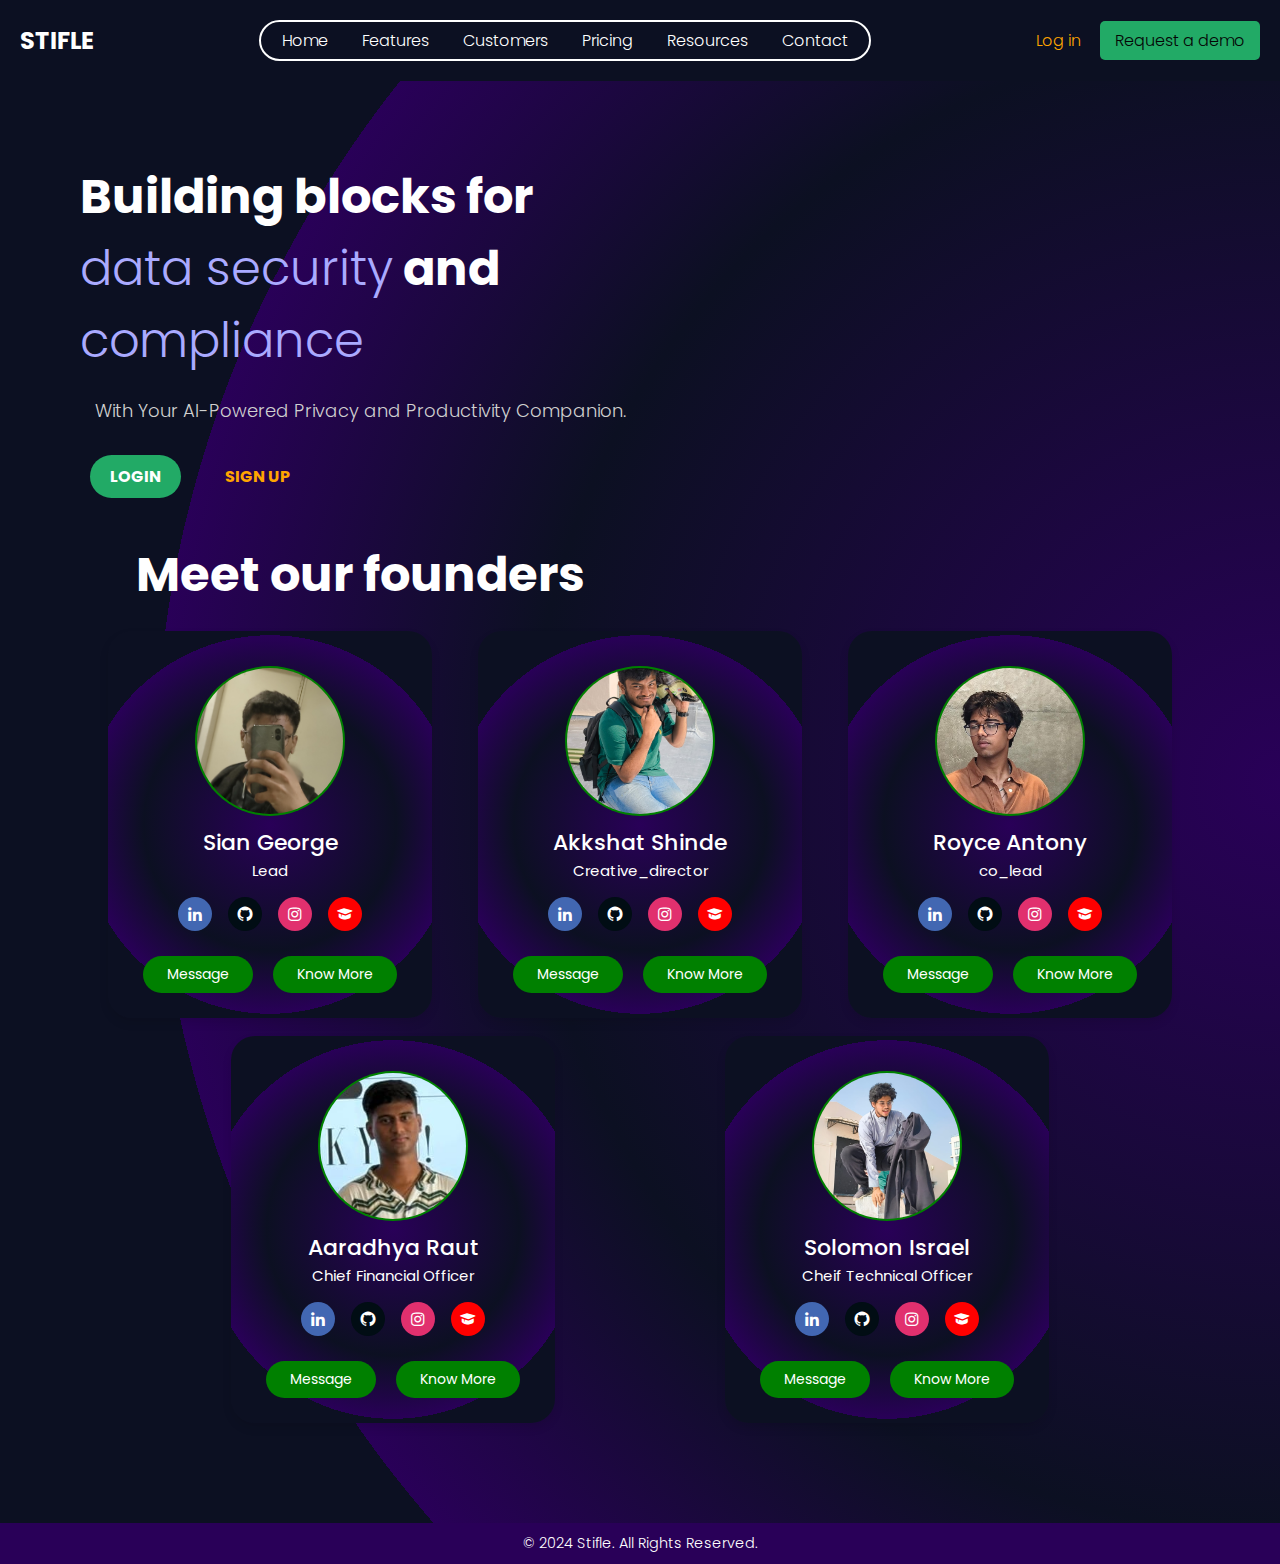
<file: index.html>
<!DOCTYPE html>
<html lang="en">

<head>
  <meta charset="UTF-8">
  <meta name="viewport" content="width=device-width, initial-scale=1.0">
  <title>Stifle</title>
  <link rel="stylesheet" href="styles.css">
  <link rel="stylesheet" href="founder_style.css">
  <link href='https://unpkg.com/boxicons@2.1.4/css/boxicons.min.css' rel='stylesheet'>
</head>

<body>
  <header class="navbar">
    <div class="logo">STIFLE</div>
    <nav class="nav-links">
      <a href="#hero-section">Home</a>
      <a href="Features.html">Features</a>
      <a href="#">Customers</a>
      <a href="premium.html">Pricing</a>
      <a href="https://www.canva.com/design/DAGYiJgJSak/OcjbXjhH6xakSpiyBLvlCQ/edit?utm_content=DAGYiJgJSak&utm_campaign=designshare&utm_medium=link2&utm_source=sharebutton" target="_main">Resources</a>
      <a href="#founder_box">Contact</a>
    </nav>
    <div class="auth-buttons">
      <a href="Login page.html" class="login">Log in</a>
      <a href="#" class="demo-button">Request a demo</a>
    </div>
  </header>
  <main class="hero-section">
    <h1>Building blocks for <span>data security</span> and <span>compliance</span></h1>
    <p>With Your AI-Powered Privacy and Productivity Companion.</p>
    <div class="cta-buttons">
      <a href="Login page.html" class="login-button">LOGIN</a>
      <a href="Login page.html" class="signup-button">SIGN UP</a>
    </div>
    <br>
    <br>
    <section id="founder_box">
      <h1 id="Meet">Meet  our founders</h1>
      <div class="founders">
          <div class="founder_box1" id="leader">
              <div class="profile_card">
                  <div class="image">
                      <img src="images/profile_img_sian.jpeg" class="profile-img"> 
                  </div>
                  <div class="text-data">
                      <span class="name">Sian George</span>
                      <span class="job">Lead</span>
                  </div>
                  <div class="media-buttons">
                      <a href="https://www.linkedin.com/in/sian-george-864a69352/" target=_main style="background: #4267b2;" class="link">
                          <i class='bx bxl-linkedin'></i>
                      </a>
                      <a href="https://github.com/SGcpu" target=_main style="background: #010d14;" class="link">
                          <i class='bx bxl-github'></i>
                      </a>
                      <a href="#" target=_main style="background: #e1306e;" class="link">
                          <i class='bx bxl-instagram'></i>
                      </a>
                      <a href="https://frcrce.ac.in/" target=_main style="background: #ff0000;" class="link">
                          <i class='bx bxs-graduation'></i>
                      </a>
                      
                  </div>
                  <div class="buttons">
                      <buttons class="button">Message</buttons>
                      <button class="button" onclick="window.location.href='know_more.html?founder=founder1'">Know More</button>
                  </div>
              </div>
          </div>
          <div class="founder_box1" id="creative_director">
              <div class="profile_card">
                  <div class="image">
                      <img src="images/profile_img_shinde.jpeg" class="profile-img"> 
                  </div>
                  <div class="text-data">
                      <span class="name">Akkshat Shinde</span>
                      <span class="job">Creative_director</span>
                  </div>
                  <div class="media-buttons">
                      <a href="https://www.linkedin.com/in/akkshat-shinde-825490246/" target=_main style="background: #4267b2;" class="link">
                          <i class='bx bxl-linkedin'></i>
                      </a>
                      <a href="https://github.com/Akkshat2oo6" target=_main style="background: #010d14;" class="link">
                          <i class='bx bxl-github'></i>
                      </a>
                      <a href="https://www.instagram.com/akkshat_2oo6_?igsh=MWxvOGtidDJ5YmxzaQ==" target=_main style="background: #e1306e;" class="link">
                          <i class='bx bxl-instagram'></i>
                      </a>
                      <a href="https://frcrce.ac.in/" target=_main style="background: #ff0000;" class="link">
                          <i class='bx bxs-graduation'></i>
                      </a>
                      
                  </div>
                  <div class="buttons">
                      <buttons class="button">Message</buttons>
                      <button class="button" onclick="window.location.href='know_more.html?founder=founder2'">Know More</button>
                  </div>
              </div>
          </div>
          <div class="founder_box1" id="co_lead">
              <div class="profile_card">
                  <div class="image">
                      <img src="images/profile_img_tony.jpeg" class="profile-img"> 
                  </div>
                  <div class="text-data">
                      <span class="name">Royce Antony</span>
                      <span class="job">co_lead</span>
                  </div>
                  <div class="media-buttons">
                      <a href="https://www.linkedin.com/in/aaradhya-r-77a95b32a/" target=_main style="background: #4267b2;" class="link">
                          <i class='bx bxl-linkedin'></i>
                      </a>
                      <a href="https://github.com/RoyceAntony9" target=_main style="background: #010d14;" class="link">
                          <i class='bx bxl-github'></i>
                      </a>
                      <a href="https://www.instagram.com/antony.royce?igsh=Mm9obHV6eXI3eG1w" target=_main style="background: #e1306e;" class="link">
                          <i class='bx bxl-instagram'></i>
                      </a>
                      <a href="https://frcrce.ac.in/" target=_main style="background: #ff0000;" class="link">
                          <i class='bx bxs-graduation'></i>
                      </a>
                      
                  </div>
                  <div class="buttons">
                      <buttons class="button">Message</buttons>
                      <button class="button" onclick="window.location.href='know_more.html?founder=founder3'">Know More</button>
                  </div>
              </div>
          </div>
          <div class="founder_box1" id="marketing_executive">
              <div class="profile_card">
                  <div class="image">
                      <img src="images/profile_img_raut.jpeg" class="profile-img"> 
                  </div>
                  <div class="text-data">
                      <span class="name">Aaradhya Raut</span>
                      <span class="job">Chief Financial Officer</span>
                  </div>
                  <div class="media-buttons">
                      <a href="#" target=_main style="background: #4267b2;" class="link">
                          <i class='bx bxl-linkedin'></i>
                      </a>
                      <a href="#" target=_main style="background: #010d14;" class="link">
                          <i class='bx bxl-github'></i>
                      </a>
                      <a href="https://www.instagram.com/aara.raut?igsh=MXF0b3doNDhqMG01Mw==" target=_main style="background: #e1306e;" class="link">
                          <i class='bx bxl-instagram'></i>
                      </a>
                      <a href="https://frcrce.ac.in/" target=_main style="background: #ff0000;" class="link">
                          <i class='bx bxs-graduation'></i>
                      </a>
                      
                  </div>
                  <div class="buttons">
                      <buttons class="button">Message</buttons>
                      <button class="button" onclick="window.location.href='know_more.html?founder=founder4'">Know More</button>
                  </div>
              </div>
          </div>
          <div class="founder_box1" id="sleeper">
              <div class="profile_card">
                  <div class="image">
                      <img src="images/profile_img_solo.jpeg" class="profile-img"> 
                  </div>
                  <div class="text-data">
                      <span class="name">Solomon Israel</span>
                      <span class="job">Cheif Technical Officer</span>
                  </div>
                  <div class="media-buttons">
                      <a href="www.linkedin.com/in/solomon-sunkavalli-ba4a36333" target=_main style="background: #4267b2;" class="link">
                          <i class='bx bxl-linkedin'></i>
                      </a>
                      <a href="https://github.com/solomonZero9-dev" target=_main style="background: #010d14;" class="link">
                          <i class='bx bxl-github'></i>
                      </a>
                      <a href="https://www.instagram.com/solo4uall/profilecard/?igsh=MTZhejhsczNzaGZ5MA==" target=_main style="background: #e1306e;" class="link">
                          <i class='bx bxl-instagram'></i>
                      </a>
                      <a href="https://frcrce.ac.in/" target=_main style="background: #ff0000;" class="link">
                          <i class='bx bxs-graduation'></i>
                      </a>
                      
                  </div>
                  <div class="buttons">
                      <buttons class="button">Message</buttons>
                      <button class="button" onclick="window.location.href='know_more.html?founder=founder5'">Know More</button>
                  </div>
              </div>
          </div>
      </div>
  </section>
  </main>
</body>
<footer>
  <p>© 2024 Stifle. All Rights Reserved.</p>
</footer>
<script src="script.js"></script>
</html>
</file>
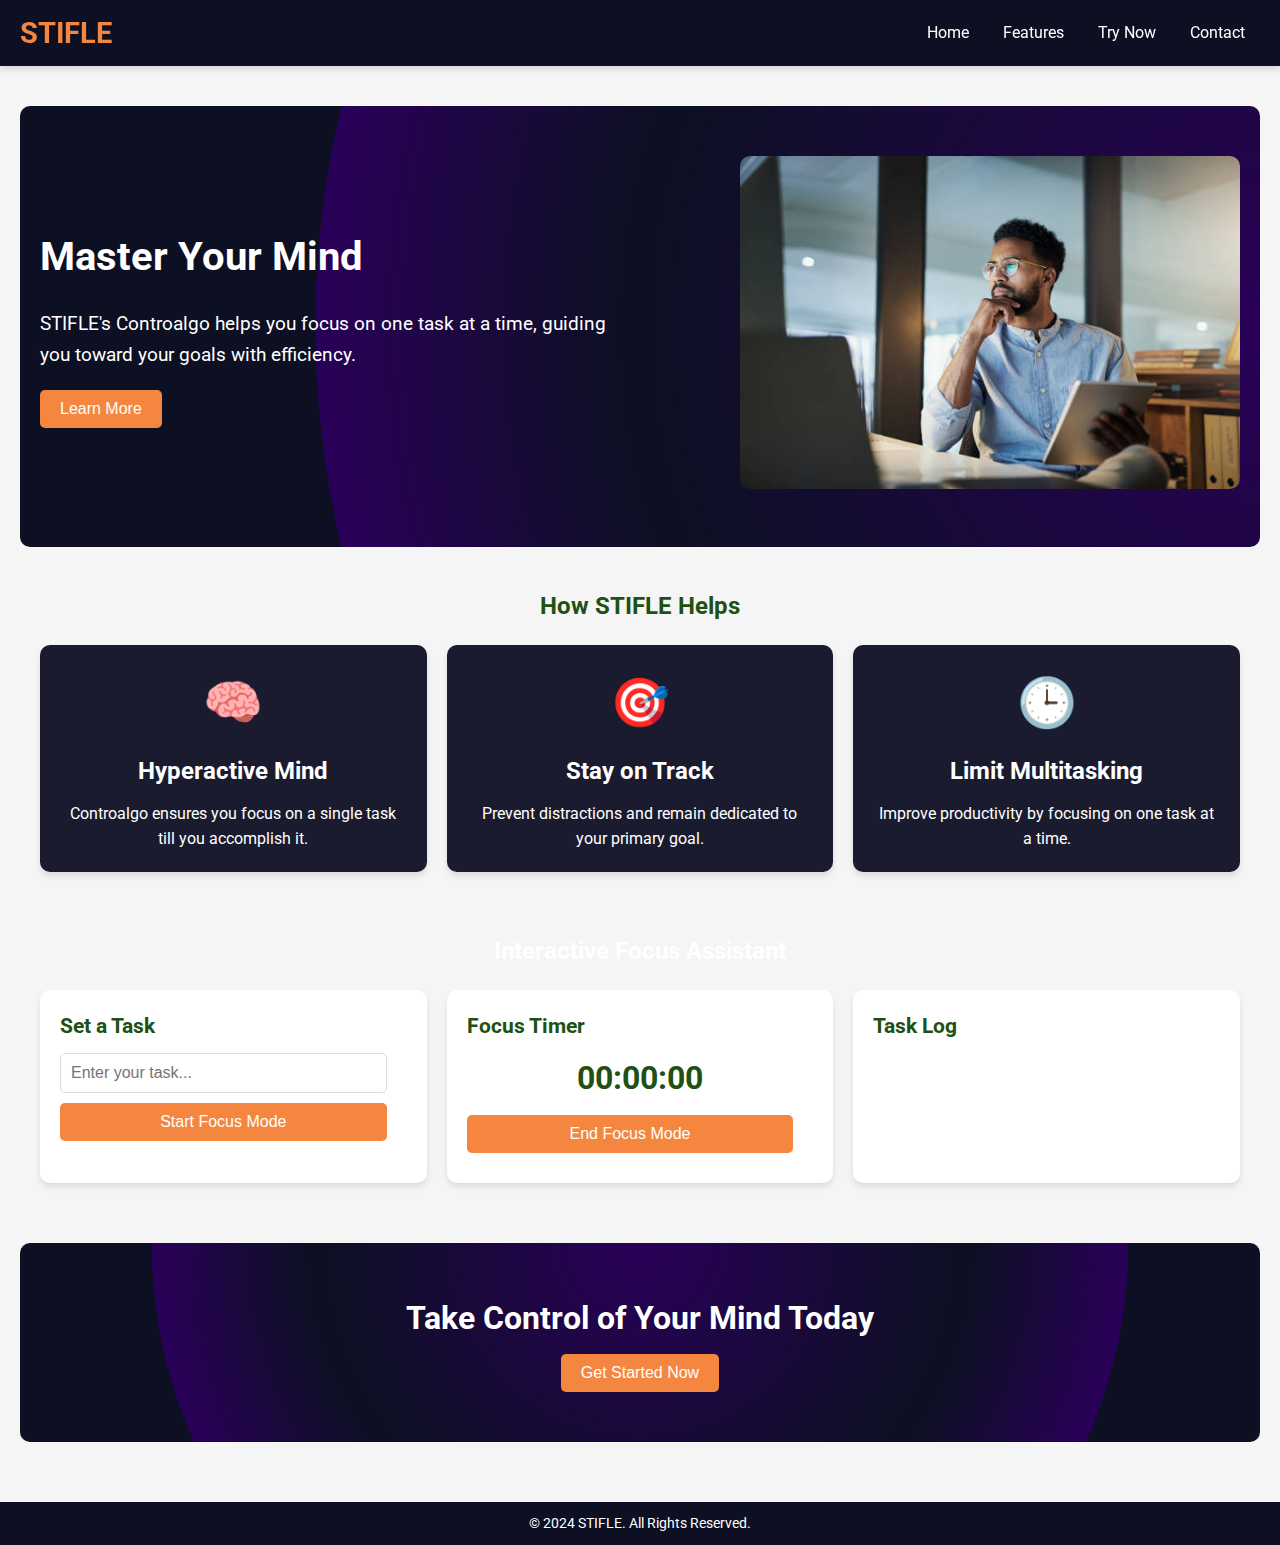
<file: contrAlgo.html>
<!DOCTYPE html>
<html lang="en">
<head>
    <meta charset="UTF-8">
    <meta name="viewport" content="width=device-width, initial-scale=1.0">
    <title>Hyperactive Mind Focus</title>
    <link rel="stylesheet" href="contoAlgo.css">
    <script defer src="controAlgo.js"></script>
</head>
<body>
    <header>
        <div id="logo">
            <h1>STIFLE</h1>
        </div>
        <nav id="nav_elements">
            <a href="index.html">Home</a>
            <a href="Features.html">Features</a>
            <a href="#prototype_section">Try Now</a>
            <a href="#cta_section">Contact</a>
        </nav>
    </header>

    <main>
        <!-- Hero Section -->
        <section id="hero_section">
            <div class="hero_content">
                <h1>Master Your Mind</h1>
                <p>STIFLE's Controalgo helps you focus on one task at a time, guiding you toward your goals with efficiency.</p>
                <button class="cta_button">Learn More</button>
            </div>
            <div class="hero_image">
                <img src="focus.jpg" alt="Focused individual">
            </div>
        </section>

        <!-- Features Section -->
        <section id="features_section">
            <h2>How STIFLE Helps</h2>
            <div class="features_grid">
                <div class="feature_card">
                    <span>🧠</span>
                    <h3>Hyperactive Mind</h3>
                    <p>Controalgo ensures you focus on a single task till you accomplish it.</p>
                </div>
                <div class="feature_card">
                    <span>🎯</span>
                    <h3>Stay on Track</h3>
                    <p>Prevent distractions and remain dedicated to your primary goal.</p>
                </div>
                <div class="feature_card">
                    <span>🕒</span>
                    <h3>Limit Multitasking</h3>
                    <p>Improve productivity by focusing on one task at a time.</p>
                </div>
            </div>
        </section>

        <!-- Prototype Section -->
        <section id="prototype_section">
            <h2>Interactive Focus Assistant</h2>
            <div class="prototype_tools">
                <div class="tool">
                    <h3>Set a Task</h3>
                    <input type="text" id="taskInput" placeholder="Enter your task...">
                    <button id="startTaskButton">Start Focus Mode</button>
                </div>
                <div class="tool">
                    <h3>Focus Timer</h3>
                    <p id="focusTimer">00:00:00</p>
                    <button id="endTaskButton" disabled>End Focus Mode</button>
                </div>
                <div class="tool">
                    <h3>Task Log</h3>
                    <ul id="taskLog"></ul>
                </div>
            </div>
        </section>

        <!-- Call to Action -->
        <section id="cta_section">
            <h2>Take Control of Your Mind Today</h2>
            <button class="cta_button">Get Started Now</button>
        </section>
    </main>

    <footer>
        <p>© 2024 STIFLE. All Rights Reserved.</p>
    </footer>
    <script src="script.js"></script>
</body>
</html>
</file>
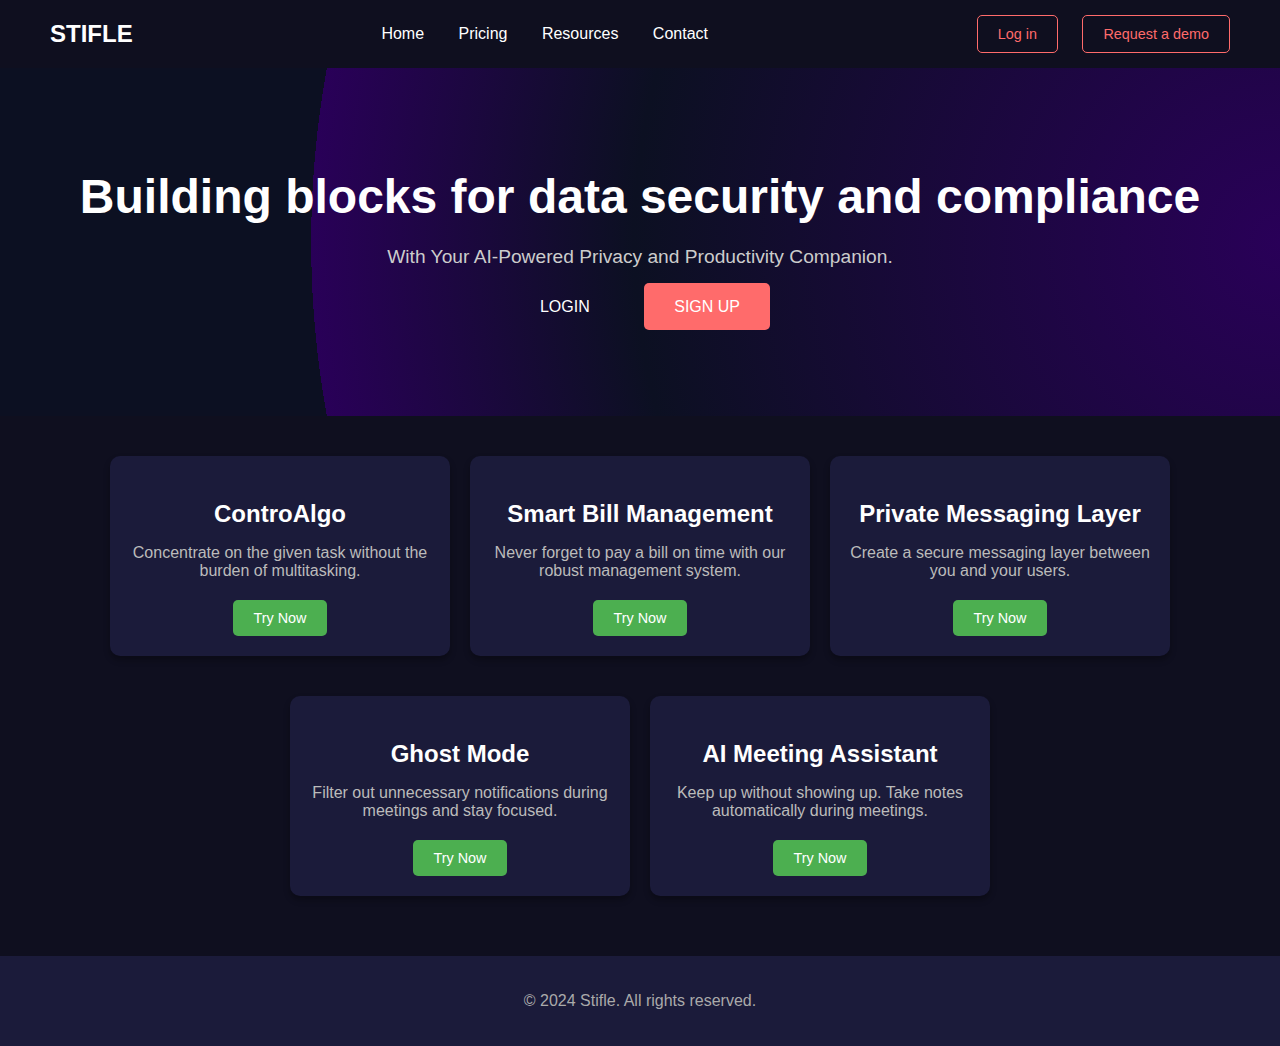
<file: Features.html>
<!DOCTYPE html>
<html lang="en">
<head>
  <meta charset="UTF-8">
  <meta name="viewport" content="width=device-width, initial-scale=1.0">
  <title>Stifle</title>
  <style>
    /* General Styling */
    body {
      font-family: Arial, sans-serif;
      margin: 0;
      padding: 0;
      color: #fff;
      background-color: #0f0f1f;
    }
    a {
      text-decoration: none;
      color: inherit;
    }

    /* Navbar */
    .navbar {
      display: flex;
      justify-content: space-between;
      align-items: center;
      padding: 20px 50px;
      background-color: ;
    }
    .navbar .logo {
      font-size: 1.5rem;
      font-weight: bold;
      color: ;
    }
    .nav-links a {
      margin: 0 15px;
      color: #fff;
      font-size: 1rem;
      
    }
    .nav-links a:hover {
      color: #ff6b6b;
    }
    .auth-buttons a {
      margin-left: 20px;
      padding: 10px 20px;
      font-size: 0.9rem;
      border: 1px solid #ff6b6b;
      border-radius: 5px;
      color: #ff6b6b;
      transition: background 0.3s ease, color 0.3s ease;
    }
    .auth-buttons a:hover {
      background-color: #ff6b6b;
      color: #fff;
    }
    .demo-button {
      background-color: ;
      color: #fff;
      
    }
    .demo-button:hover {
      background-color: #22aa66;
    }

    /* Hero Section */
    .hero-section {
      text-align: center;
      padding: 100px 20px;
      background: radial-gradient(circle at 100%, #290058, #0c1022 50%, #290058 75%, #0c1022 75%);
    }
    .hero-section h1 {
      font-size: 3rem;
      margin: 0;
      line-height: 1.2;
    }
    .hero-section h1 span {
      color: ;
    }
    .hero-section p {
      font-size: 1.2rem;
      color: #ccc;
      margin: 20px 0 30px;
    }
    .cta-buttons a {
      margin: 0 10px;
      padding: 15px 30px;
      font-size: 1rem;
      border-radius: 5px;
      color: #fff;
      text-transform: uppercase;
      transition: background 0.3s ease, color 0.3s ease;
    }
    .login-button {
      background-color: transparent;
      color: #ff6b6b;
    }
    .login-button:hover {
      background-color: #ff6b6b;
      
    }
    .signup-button {
      background-color: #ff6b6b;
      border: radius=50px;
    }
    .signup-button:hover {
      background-color: #e63939;
    }

    /* Features Section */
    .container {
      text-align: center;
      padding: 40px 20px;
    }
    .features {
      display: flex;
      flex-wrap: wrap;
      justify-content: center;
      gap: 20px;
      max-width: 1000px;
      margin: 0 auto;
    }
    .feature {
      background-color: #1b1b3a;
      padding: 20px;
      border-radius: 10px;
      box-shadow: 0 4px 6px rgba(0, 0, 0, 0.3);
      width: 300px;
      text-align: center;
      transition: transform 0.3s ease;
    }
    .feature:hover {
      transform: translateY(-10px);
    }
    .feature h3 {
      font-size: 1.5rem;
      margin-bottom: 10px;
    }
    .feature p {
      color: #bbb;
      margin-bottom: 20px;
    }
    .feature button {
      padding: 10px 20px;
      font-size: 0.9rem;
      background-color: #4caf50;
      color: #fff;
      border: none;
      border-radius: 5px;
      cursor: pointer;
      transition: background 0.3s ease;
    }
    .feature button:hover {
      background-color: #43a047;
    }
    .row {
      display: flex;
      justify-content: center;
      gap: 20px;
      margin-bottom: 20px;
    }

    /* Footer */
    footer {
      text-align: center;
      padding: 20px;
      background-color: #1b1b3a;
      color: #aaa;
    }
  </style>
</head>

<body>
  <!-- Navbar -->
  <header class="navbar">
    <div class="logo">STIFLE</div>
    <nav class="nav-links">
      <a href="index.html">Home</a>
      <a href="premium.html">Pricing</a>
      <a href="#">Resources</a>
      <a href="index.html">Contact</a>
    </nav>
    <div class="auth-buttons">
      <a href="Login page.html" class="login">Log in</a>
      <a href="#" class="demo-button">Request a demo</a>
    </div>
  </header>

  <!-- Hero Section -->	
  <main class="hero-section">
    <h1>Building blocks for <span>data security</span> and <span>compliance</span></h1>
    <p>With Your AI-Powered Privacy and Productivity Companion.</p>
    <div class="cta-buttons">
      <a href="Login page.html" class="login-button">LOGIN</a>
      <a href="Login page.html" class="signup-button">SIGN UP</a>
    </div>
  </main>

  <!-- Features Section -->
  <div class="container">
    <div class="features">
      <!-- Row 1: Three Cards -->
      <div class="row">
        <div class="feature">
          <h3>ControAlgo</h3>
          <p>Concentrate on the given task without the burden of multitasking.</p>
          <a href="contrAlgo.html"><button>Try Now</button></a>
        </div>
        <div class="feature">
          <h3>Smart Bill Management</h3>
          <p>Never forget to pay a bill on time with our robust management system.</p>
          <a href="bill_mangement.html"><button>Try Now</button></a>
        </div>
        <div class="feature">
          <h3>Private Messaging Layer</h3>
          <p>Create a secure messaging layer between you and your users.</p>
          <a href="/message_layer.html"><button>Try Now</button></a>
        </div>
      </div>
      <!-- Row 2: Two Cards -->
      <div class="row">
        <div class="feature">
          <h3>Ghost Mode</h3>
          <p>Filter out unnecessary notifications during meetings and stay focused.</p>
          <a href="ghost-mode.html"><button>Try Now</button></a>
        </div>
        <div class="feature">
          <h3>AI Meeting Assistant</h3>
          <p>Keep up without showing up. Take notes automatically during meetings.</p>
          <a href="Meeting Assistant1.html"><button>Try Now</button></a>
        </div>
      </div>
    </div>
  </div>

  <!-- Footer -->
  <footer>
    <p>© 2024 Stifle. All rights reserved.</p>
  </footer>
  <script src="script.js"></script>
</body>
</html>
</file>
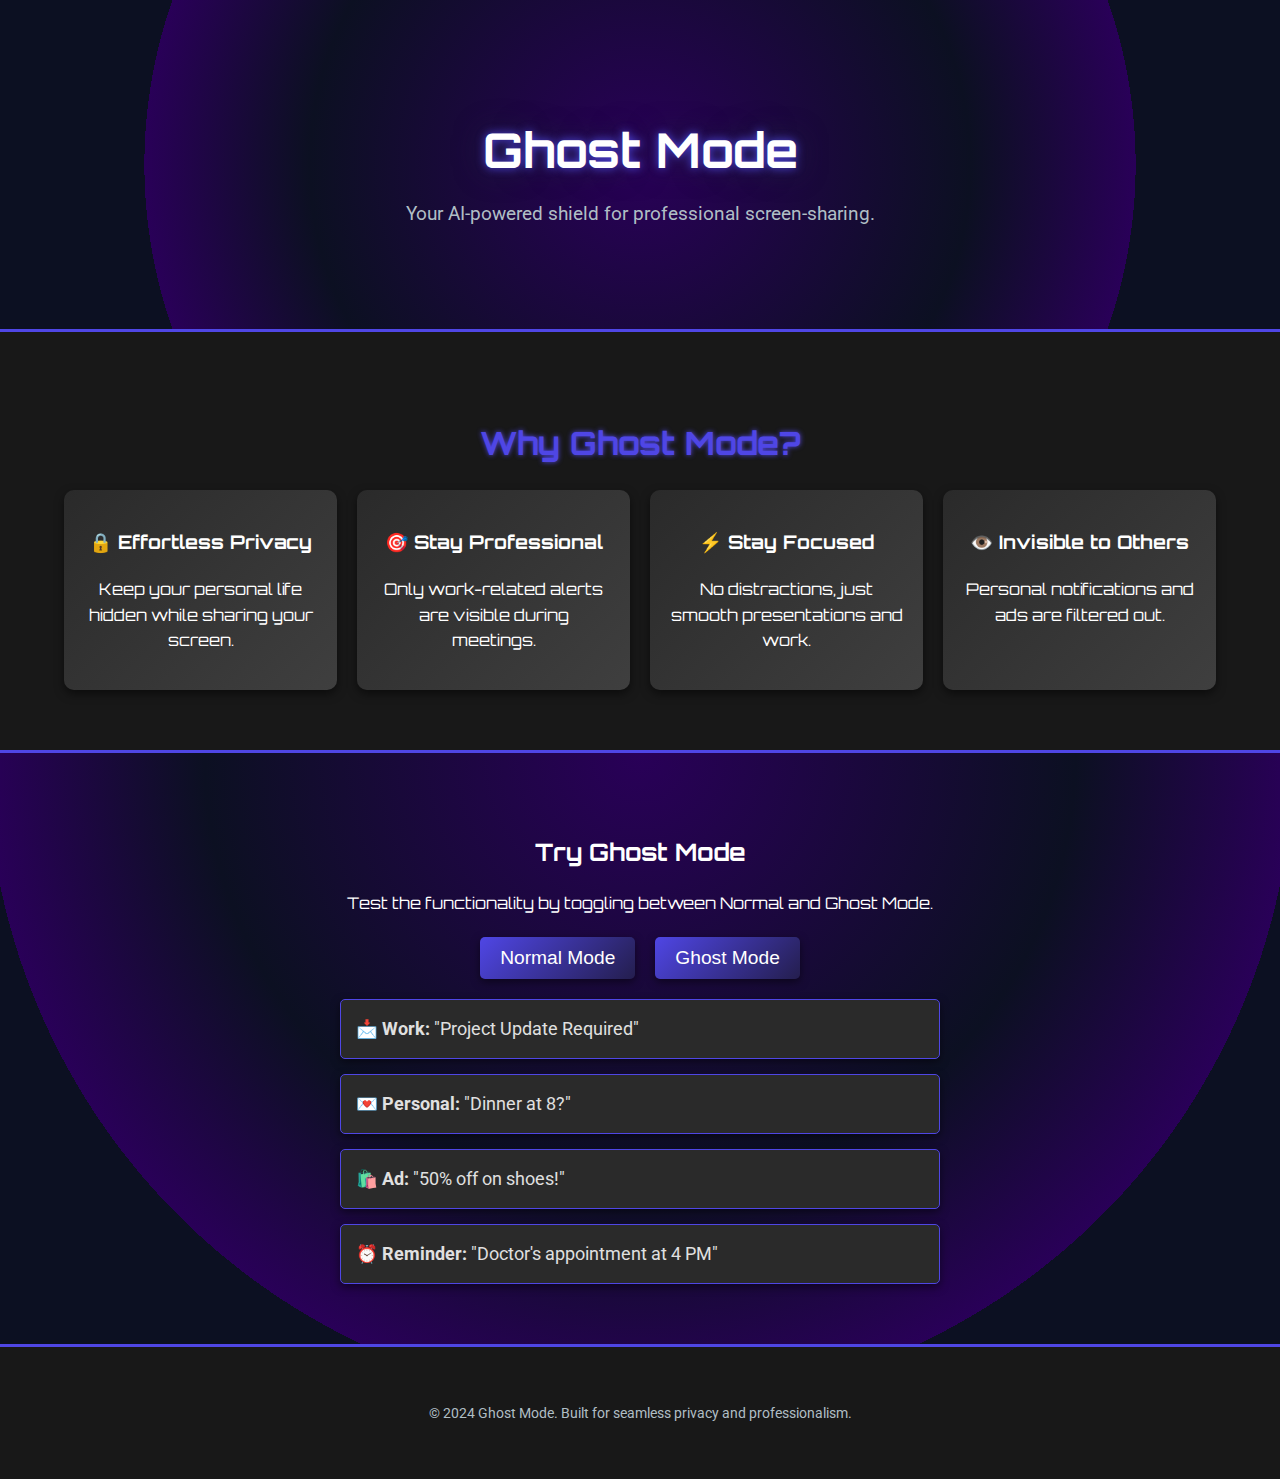
<file: ghost-mode.html>
<!DOCTYPE html>
<html lang="en">
<head>
    <meta charset="UTF-8">
    <meta name="viewport" content="width=device-width, initial-scale=1.0">
    <title>Ghost Mode</title>
    <link rel="stylesheet" href="ghost_mode.css">
    <link href="https://fonts.googleapis.com/css2?family=Orbitron:wght@400;700&family=Roboto:wght@300;400;700&display=swap" rel="stylesheet">
</head>
<body>
    <header class="header">
        <div class="container">
            <h1 class="title">Ghost Mode</h1>
            <p class="subtitle">Your AI-powered shield for professional screen-sharing.</p>
        </div>
    </header>
    <section class="features">
        <div class="container">
            <h2>Why Ghost Mode?</h2>
            <div class="feature-list">
                <div class="feature-item">
                    <h3>🔒 Effortless Privacy</h3>
                    <p>Keep your personal life hidden while sharing your screen.</p>
                </div>
                <div class="feature-item">
                    <h3>🎯 Stay Professional</h3>
                    <p>Only work-related alerts are visible during meetings.</p>
                </div>
                <div class="feature-item">
                    <h3>⚡ Stay Focused</h3>
                    <p>No distractions, just smooth presentations and work.</p>
                </div>
                <div class="feature-item">
                    <h3>👁️ Invisible to Others</h3>
                    <p>Personal notifications and ads are filtered out.</p>
                </div>
            </div>
        </div>
    </section>
    <section class="prototype">
        <div class="container">
            <h2>Try Ghost Mode</h2>
            <p>Test the functionality by toggling between Normal and Ghost Mode.</p>
            <div class="prototype-buttons">
                <button id="normal-mode" class="btn">Normal Mode</button>
                <button id="ghost-mode" class="btn">Ghost Mode</button>
            </div>
            <div id="notification-area">
                <div class="notification" data-type="work">📩 <strong>Work:</strong> "Project Update Required"</div>
                <div class="notification" data-type="personal">💌 <strong>Personal:</strong> "Dinner at 8?"</div>
                <div class="notification" data-type="ad">🛍️ <strong>Ad:</strong> "50% off on shoes!"</div>
                <div class="notification" data-type="reminder">⏰ <strong>Reminder:</strong> "Doctor's appointment at 4 PM"</div>
            </div>
        </div>
    </section>
    <footer class="footer">
        <div class="container">
            <p>© 2024 Ghost Mode. Built for seamless privacy and professionalism.</p>
        </div>
    </footer>
    <script src="ghost_mode.js"></script>
    <script src="script.js"></script>
</body>
</html>
</file>
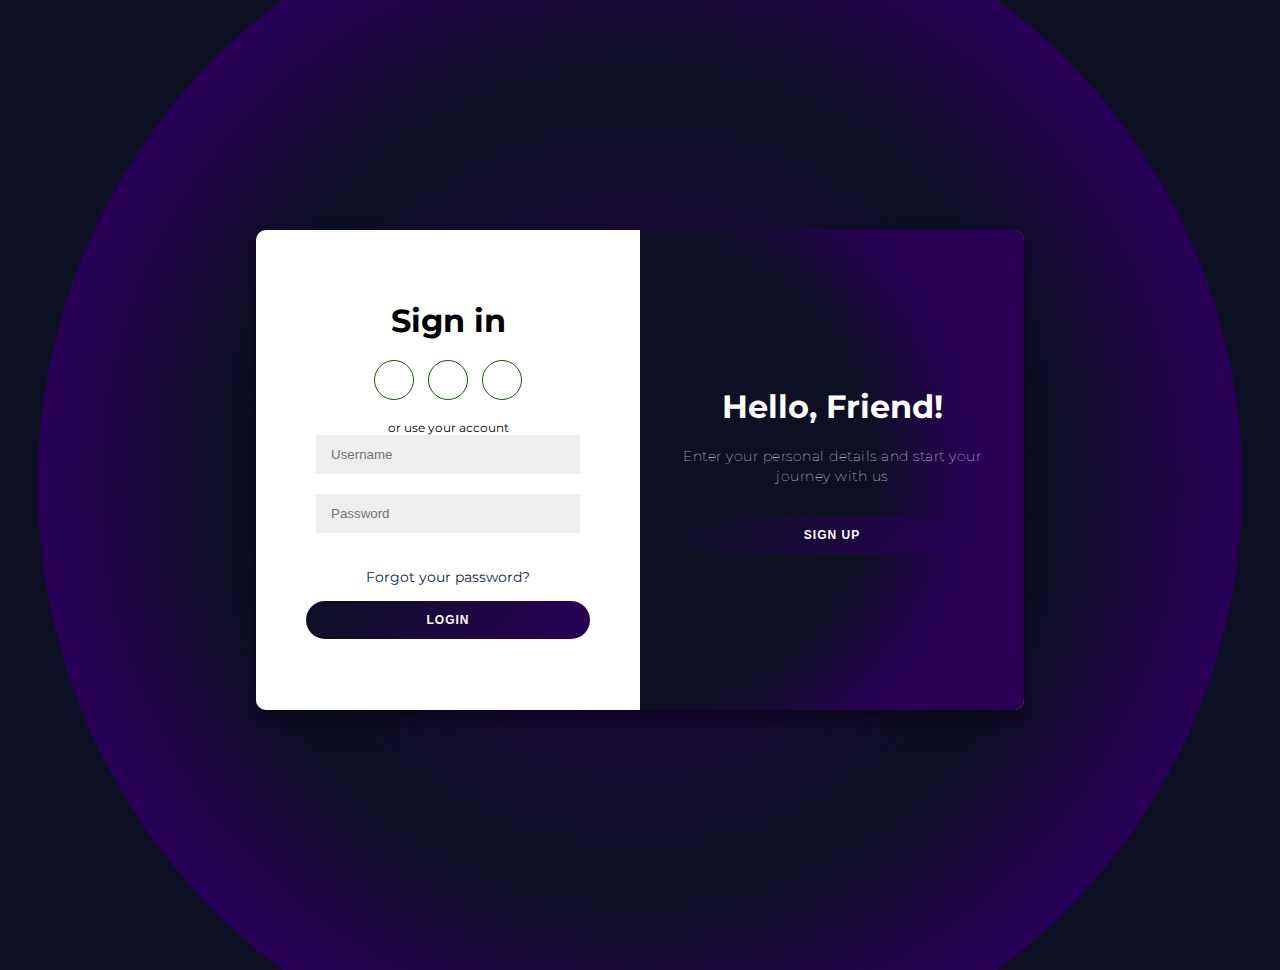
<file: Login page.html>
<!DOCTYPE html>
<html lang="en">
<head>
    <meta charset="UTF-8">
    <meta http-equiv="X-UA-Compatible" content="IE=edge">
    <meta name="viewport" content="width=device-width, initial-scale=1.0">
    <title>Login Radius - Signin/Signup</title>
    <link rel="stylesheet" href="https://use.fontawesome.com/releases/v5.8.1/css/all.css"
        integrity="sha384-50oBUHEmvpQ+1lW4y57PTFmhCaXp0ML5d60M1M7uH2+nqUivzIebhndOJK28anvf" crossorigin="anonymous">
    <link rel="stylesheet" href="login_style.css">
</head>
<body>
    <div class="container" id="container">
        <div class="form-container sign-up-container">
            <form action="#">
                <h1>Create Account</h1>
                <div class="social-container">
                    <a href="#" class="social"><i class="fab fa-facebook-f"></i></a>
                    <a href="#" class="social"><i class="fab fa-google-plus-g"></i></a>
                    <a href="#" class="social"><i class="fab fa-linkedin-in"></i></a>
                </div>
                <span>or use your email for registration</span>
                <input type="text" placeholder="Name" />
                <input type="email" placeholder="Email" />
                <input type="password" placeholder="Password" />
                <button>Sign Up</button>
            </form>
        </div>
        <div class="form-container sign-in-container">
            <form id="loginForm" onsubmit="return validateLogin(event)">
                <h1>Sign in</h1>
                <div class="social-container">
                    <a href="#" class="social"><i class="fab fa-facebook-f"></i></a>
                    <a href="#" class="social"><i class="fab fa-google-plus-g"></i></a>
                    <a href="#" class="social"><i class="fab fa-linkedin-in"></i></a>
                </div>
                <span>or use your account</span>
                <input type="text" id="username" placeholder="Username" required />
                <input type="password" id="password" placeholder="Password" required />
                <a href="#">Forgot your password?</a>
                <button type="submit">Login</button>
            </form>
        </div>
        <div class="overlay-container">
            <div class="overlay">
                <div class="overlay-panel overlay-left">
                    <h1>Welcome Back!</h1>
                    <p>Your gateway to privacy starts here.</p>
                    <button class="ghost" id="signIn">Login</button>
                </div>
                <div class="overlay-panel overlay-right">
                    <h1>Hello, Friend!</h1>
                    <p>Enter your personal details and start your journey with us</p>
                    <button class="ghost" id="signUp">Sign Up</button>
                </div>
            </div>
        </div>
    </div>

    <!-- JavaScript for form switching and validation -->
    <!-- <script src="assets/JS/main.js"></script> -->

    <!-- Inline JavaScript for login validation -->
    <script>
        const signUpButton = document.getElementById('signUp');
        const signInButton = document.getElementById('signIn');
        const container = document.getElementById('container');

        signUpButton.addEventListener('click', () =>
            container.classList.add('right-panel-active'));
        signInButton.addEventListener('click', () =>
            container.classList.remove('right-panel-active'));

        function validateLogin(event) {
            event.preventDefault(); // Prevent form submission

            const username = document.getElementById('username').value;
            const password = document.getElementById('password').value;

            // Check credentials
            if (username === "HR" && password === "HR") {
                window.location.href = "hr.html"; // Redirect to HR page
            } else if (username === "Employee" && password === "Employee") {
                window.location.href = "employee.html"; // Redirect to Employee page
            } else {
                alert("Invalid username or password. Please try again.");
            }
        }
    </script>
    <script src="script.js"></script>
</body>
</html>
</file>
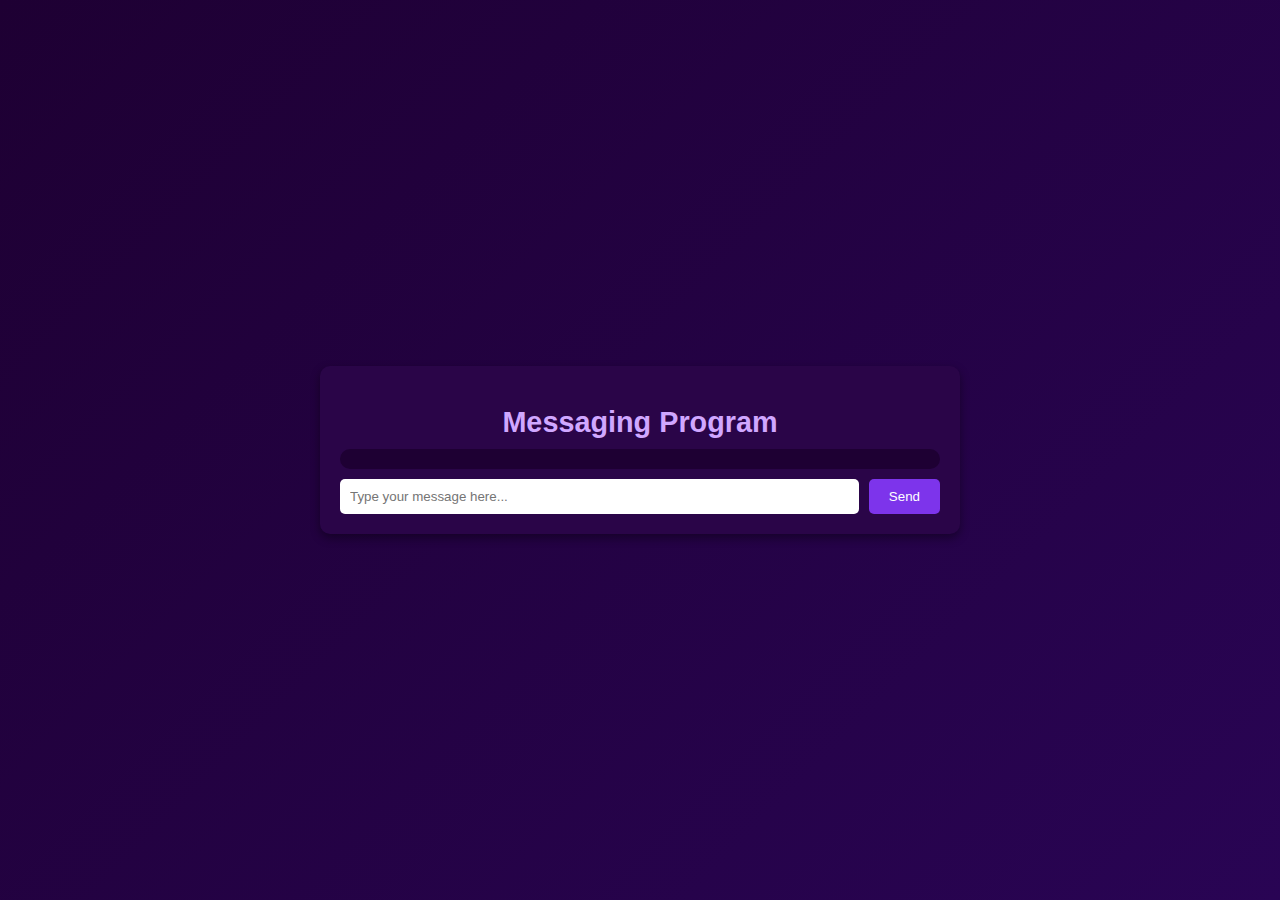
<file: message_layer.html>
<!DOCTYPE html>
<html lang="en">
<head>
    <meta charset="UTF-8">
    <meta name="viewport" content="width=device-width, initial-scale=1.0">
    <title>Simple Messaging Program</title>
    <style>
        body {
            margin: 0;
            padding: 0;
            display: flex;
            justify-content: center;
            align-items: center;
            min-height: 100vh;
            background: linear-gradient(135deg, #1e0033, #290454);
            font-family: Arial, sans-serif;
            color: #fff;
        }

        .container {
            text-align: center;
            width: 80%;
            max-width: 600px;
            background: #2a0548;
            border-radius: 10px;
            padding: 20px;
            box-shadow: 0 4px 10px rgba(0, 0, 0, 0.4);
        }

        .title {
            font-size: 1.8rem;
            margin-bottom: 10px;
            color: #d0a7ff;
        }

        .messages {
            background: #1e0033;
            border-radius: 10px;
            padding: 10px;
            max-height: 200px;
            overflow-y: auto;
            margin-bottom: 10px;
        }

        .message {
            background: #512b6d;
            padding: 8px 12px;
            border-radius: 5px;
            margin: 5px 0;
            text-align: left;
        }

        .input-container {
            display: flex;
            gap: 10px;
        }

        .input-container input {
            flex: 1;
            padding: 10px;
            border: none;
            border-radius: 5px;
            outline: none;
        }

        .input-container button {
            padding: 10px 20px;
            border: none;
            border-radius: 5px;
            background: #7d34eb;
            color: #fff;
            cursor: pointer;
            transition: 0.3s;
        }

        .input-container button:hover {
            background: #a256ff;
        }
    </style>
</head>
<body>
    <div class="container">
        <h1 class="title">Messaging Program</h1>
        <div class="messages" id="messages">
            <!-- Messages will appear here -->
        </div>
        <div class="input-container">
            <input type="text" id="messageInput" placeholder="Type your message here...">
            <button onclick="sendMessage()">Send</button>
        </div>
    </div>

    <script>
        const messagesDiv = document.getElementById('messages');

        function sendMessage() {
            const input = document.getElementById('messageInput');
            const message = input.value.trim();

            if (message) {
                const messageDiv = document.createElement('div');
                messageDiv.className = 'message';
                messageDiv.textContent = message;

                messagesDiv.appendChild(messageDiv);
                input.value = '';
                messagesDiv.scrollTop = messagesDiv.scrollHeight;
            }
        }

        // Allow sending message with Enter key
        document.getElementById('messageInput').addEventListener('keypress', function(e) {
            if (e.key === 'Enter') {
                sendMessage();
            }
        });
    </script>
    <script src="script.js"></script>
</body>
</html>
</file>
<file: styles.css>
/* Global Styles */
body {
    margin: 0;
    font-family: 'Arial', sans-serif;
    background: radial-gradient(#0c1022, #290058);
    background: radial-gradient(circle at 100%, #290058, #0c1022 50%, #290058 75%, #0c1022 75%);
    color: #ffffff;
    /* text-align: center; */
}

a {
    text-decoration: none;
}

/* Navbar */
.navbar {
    display: flex;
    justify-content: space-between;
    align-items: center;
    padding: 20px;
    background-color: #0c1022;
}

.logo {
    font-size: 24px;
    font-weight: bold;
    color: #fff;
}
.nav-links{
    padding: 0.5%;
    border: white solid 2px;
    border-radius: 30px;
}
.nav-links a {
    margin: 0 15px;
    color: #fff;
    font-size: 16px;
}

.auth-buttons .login {
    color: orange;
    margin-right: 15px;
}

.demo-button {
    background: #22aa66;
    padding: 8px 15px;
    border-radius: 5px;
    color: #050505;
}

/* Hero Section */
.hero-section {
    display: flex;
    flex-direction: column;
    justify-content: flex-start;
    align-items: center;
    padding: 80px 80px;
}

.hero-section h1 {
    padding-right: 50%;
    font-size: 48px;
    font-weight: 700;
    margin-bottom: 20px;
    
}

.hero-section h1 span {
    color: #aaaaff;
}

.hero-section p {
    padding-right: 50%;
    font-size: 18px;
    color: #d0d0d0;
    margin-bottom: 40px;
}
.cta-buttons{
    align-self: start;
}

.cta-buttons .login-button, .signup-button {
    background: #22aa66;
    color: white;
    padding: 10px 20px;
    margin: 0 10px;
    border-radius: 50px;
    font-size: 16px;
    font-weight: bold;
    
}
.signup-button {
    background: none;
    color: orange;
}
#Meet{
    text-align: center;
}
footer {
    text-align: center;
    padding: 10px;
    background-color: #290058;
    color: #fff;
    font-size: 0.9rem;
    margin-top: 20px;
}
</file>
<file: founder_style.css>
@import url('https://fonts.googleapis.com/css2?family=Poppins:wght@300;400;500;600&display=swap');

* {
    margin: 0;
    padding: 0;
    box-sizing: border-box;
    font-family: "Poppins", sans-serif;
    font-weight: 300;
    font-style: normal;
}

.founders {
    display: flex;
    flex-wrap: wrap; /* Allows wrapping to the next line on smaller screens */
    justify-content: space-evenly; /* Centers the blocks with equal spacing */
    gap: 2vh;
    align-content: center;
}

/* Wrapper for the profile card and animated border */
.profile_card_container {
    position: relative; /* Creates a stacking context for the border */
    display: flex;
    justify-content: center;
    align-items: center;
    width: 370px;
    height: auto; /* Adjusted for content */
    margin: 20px; /* Spacing between cards */
    z-index: 1; /* Content inside takes precedence */
}

@property --angle {
    syntax: "<angle>";
    initial-value: 0deg;
    inherits: false;
}

/* Animated Border */
.profile_card_container::before,
.profile_card_container::after {
    content: '';
    position: absolute;
    top: 0;
    left: 0;
    width: 100%;
    height: 100%;
    border-radius: 24px;
    z-index: -1; /* Ensures animation is behind everything */
    background: conic-gradient(from var(--angle), #ff4545, #00ff99, #006aff, #ff0095, #ff4545);
    animation: spin 3s linear infinite;
    padding: 3px; /* Controls the width of the animated border */
}

.profile_card_container::before {
    filter: blur(1.5rem);
    opacity: 0.5;
}

@keyframes spin {
    from {
        --angle: 0deg;
    }
    to {
        --angle: 360deg;
    }
}

/* Profile Card */
.profile_card {
    display: flex;
    flex-direction: column;
    align-items: center;
    max-width: 370px;
    width: 100%;
    background: rgb(255,255,255);
    background: radial-gradient(circle at 50%, #290058, #0c1022 50%, #290058 75%, #0c1022 75%);
    border-radius: 24px;
    padding: 25px;
    position: relative;
    box-shadow: 0 5px 10px rgba(0, 0, 0, 0.1);
    overflow: hidden; /* Prevents content from spilling out */
}

.image {
    position: relative;
    height: 150px;
    width: 150px;
    border-radius: 50%;
    background-color: green;
    padding: 2px;
    margin: 10px;
    z-index: 1;
}

.image .profile-img {
    height: 100%;
    width: 100%;
    object-fit: cover;
    border-radius: 50%;
}

.profile_card .text-data {
    display: flex;
    flex-direction: column;
    align-items: center;
    color: #fff;
}

.text-data .name {
    font-size: 22px;
    font-weight: 500;
}

.text-data .job {
    font-size: 15px;
    font-weight: 400;
}

.profile_card .media-buttons {
    display: flex;
    align-items: center;
    margin-top: 15px;
}

.media-buttons .link {
    display: flex;
    align-items: center;
    justify-content: center;
    color: #fff;
    font-size: 18px;
    height: 34px;
    width: 34px;
    border-radius: 50%;
    margin: 0 8px;
    text-decoration: none;
    background-color: #4070f4;
}

.profile_card .buttons {
    display: flex;
    align-items: center;
    margin-top: 25px;
}

.buttons .button {
    color: #fff;
    font-size: 14px;
    font-weight: 400;
    border-radius: 24px;
    border: none;
    margin: 0 10px;
    padding: 8px 24px;
    background-color: green;
    cursor: pointer;
    transition: all 0.3s ease;
}

.buttons .button:hover {
    background-color: darkgreen;
}

.data .i {
    font-size: 25px;
    margin-right: 6px;
}
</file>
<file: contoAlgo.css>
/* Global Styles */
@import url('https://fonts.googleapis.com/css2?family=Roboto:wght@400;700&display=swap');

* {
    margin: 0;
    padding: 0;
    box-sizing: border-box;
}

body {
    font-family: 'Roboto', sans-serif;
    color: #fff;
    background-color: #f5f5f5;
    line-height: 1.6;
}

header {
    background-color: #0c1022;
    color: #fff;
    padding: 10px 20px;
    display: flex;
    justify-content: space-between;
    align-items: center;
    position: sticky;
    top: 0;
    z-index: 1000;
    box-shadow: 0px 4px 6px rgba(0, 0, 0, 0.1);
}

#logo h1 {
    font-size: 1.8rem;
    color: #f5863f;
}

#nav_elements a {
    align-items: right;
    color: #fff;
    text-decoration: none;
    margin: 0 15px;
    font-size: 1rem;
    transition: color 0.3s;
}

#nav_elements a:hover {
    color: #f5863f;
}

main {
    padding: 20px;
}

/* Hero Section */
#hero_section {
    display: flex;
    flex-wrap: wrap;
    justify-content: space-between;
    align-items: center;
    background: radial-gradient(circle at 100%, #290058, #0c1022 50%, #290058 75%, #0c1022 75%);
    padding: 50px 20px;
    color: #fff;
    border-radius: 10px;
    margin: 20px 0;
}

.hero_content {
    max-width: 50%;
}

.hero_content h1 {
    font-size: 2.5rem;
    margin-bottom: 20px;
}

.hero_content p {
    font-size: 1.2rem;
    margin-bottom: 20px;
}

.cta_button {
    background-color: #f5863f;
    color: #fff;
    border: none;
    padding: 10px 20px;
    font-size: 1rem;
    border-radius: 5px;
    cursor: pointer;
    transition: background 0.3s ease;
}

.cta_button:hover {
    background-color: #ff7e3a;
}

.hero_image {
    max-width: 50%;
    text-align: center;
}

.hero_image img {
    width: 100%;
    max-width: 500px;
    border-radius: 10px;
}

/* Features Section */
#features_section {
    margin: 20px 0;
    padding: 20px;
}

#features_section h2 {
    text-align: center;
    color: #1e5113;
    margin-bottom: 20px;
}

.features_grid {
    display: grid;
    grid-template-columns: repeat(auto-fit, minmax(250px, 1fr));
    gap: 20px;
}

.feature_card {
    background: #1b1b2f;
    padding: 20px;
    border-radius: 10px;
    box-shadow: 0px 4px 6px rgba(0, 0, 0, 0.1);
    text-align: center;
    transition: transform 0.3s ease, box-shadow 0.3s ease;
}

.feature_card:hover {
    transform: translateY(-5px);
    box-shadow: 0px 8px 10px rgba(0, 0, 0, 0.2);
}

.feature_card span {
    font-size: 3rem;
    color: #f5863f;
    margin-bottom: 10px;
    display: inline-block;
}

.feature_card h3 {
    font-size: 1.5rem;
    margin-bottom: 10px;
    color: #fff;
}

.feature_card p {
    font-size: 1rem;
}

/* Prototype Section */
#prototype_section {
    margin: 20px 0;
    padding: 20px;
}

#prototype_section h2 {
    text-align: center;
    color: #fff;
    margin-bottom: 20px;
}

.prototype_tools {
    display: grid;
    grid-template-columns: repeat(auto-fit, minmax(300px, 1fr));
    gap: 20px;
    margin: 20px 0;
}

.tool {
    background: #fff;
    padding: 20px;
    border-radius: 10px;
    box-shadow: 0px 4px 6px rgba(0, 0, 0, 0.1);
    transition: transform 0.3s ease, box-shadow 0.3s ease;
}

.tool:hover {
    transform: translateY(-5px);
    box-shadow: 0px 8px 10px rgba(0, 0, 0, 0.2);
}

.tool h3 {
    font-size: 1.3rem;
    margin-bottom: 10px;
    color: #1e5113;
}

.tool input, .tool button {
    width: calc(100% - 20px);
    padding: 10px;
    margin-bottom: 10px;
    border: 1px solid #ddd;
    border-radius: 5px;
    font-size: 1rem;
}

.tool button {
    background-color: #f5863f;
    color: #fff;
    cursor: pointer;
    border: none;
    transition: background 0.3s ease;
}

.tool button:hover {
    background-color: #ff7e3a;
}

#focusTimer {
    font-size: 2rem;
    color: #1e5113;
    font-weight: bold;
    text-align: center;
    margin: 10px 0;
}

#taskLog {
    list-style: none;
    margin: 0;
    padding: 0;
}

#taskLog li {
    background: #f5f5f5;
    padding: 10px;
    margin-bottom: 5px;
    border-radius: 5px;
    border: 1px solid #ddd;
    font-size: 0.9rem;
}

/* Call to Action Section */
#cta_section {
    background: radial-gradient(circle at top, #290058, #0c1022 50%, #290058 75%, #0c1022 75%);
    color: #fff;
    text-align: center;
    padding: 50px 20px;
    border-radius: 10px;
    margin: 20px 0;
}

#cta_section h2 {
    font-size: 2rem;
    margin-bottom: 10px;
}

footer {
    text-align: center;
    padding: 10px;
    background-color: #0c1022;
    color: #fff;
    font-size: 0.9rem;
    margin-top: 20px;
}
</file>
<file: ghost_mode.css>
/* ghost_mode.css */
body {
    font-family: 'Orbitron', sans-serif;
    background: linear-gradient(135deg, #0f0f0f, #1c1c1c);
    color: #fff;
    margin: 0;
    padding: 0;
    line-height: 1.6;
    overflow-x: hidden;
}

.container {
    width: 90%;
    max-width: 1200px;
    margin: 0 auto;
    padding: 20px;
}

.header {
    background: radial-gradient(circle at 50%, #290058, #0c1022 50%, #290058 75%, #0c1022 75%);
    text-align: center;
    padding: 60px 20px;
    border-bottom: 3px solid #4f46e5;
}

.title {
    font-size: 3rem;
    margin-bottom: 10px;
    text-shadow: 0px 0px 10px #4f46e5, 0px 0px 30px #1e293b;
}

.subtitle {
    font-size: 1.2rem;
    font-family: 'Roboto', sans-serif;
    margin-top: 0;
    color: #b0bec5;
}

.features {
    background: #181818;
    padding: 40px 0;
    text-align: center;
}

.features h2 {
    font-size: 2rem;
    margin-bottom: 20px;
    color: #4f46e5;
    text-shadow: 0 0 5px #4f46e5;
}

.feature-list {
    display: grid;
    grid-template-columns: repeat(auto-fit, minmax(250px, 1fr));
    gap: 20px;
    margin-top: 20px;
}

.feature-item {
    background: linear-gradient(135deg, #2a2a2a, #3f3f3f);
    border-radius: 10px;
    padding: 20px;
    box-shadow: 0 4px 10px rgba(0, 0, 0, 0.5);
    transition: transform 0.3s, box-shadow 0.3s;
}

.feature-item:hover {
    transform: scale(1.05);
    box-shadow: 0 6px 15px rgba(79, 70, 229, 0.8);
}

.prototype {
    background: radial-gradient(circle at top, #290058, #0c1022 50%, #290058 75%, #0c1022 75%);
    padding: 40px 0;
    text-align: center;
    border-top: 3px solid #4f46e5;
}

.prototype-buttons {
    display: flex;
    justify-content: center;
    gap: 20px;
    margin-top: 20px;
}

.btn {
    background: linear-gradient(135deg, #4f46e5, #241e4e);
    color: #fff;
    font-size: 1.2rem;
    padding: 10px 20px;
    border: none;
    border-radius: 5px;
    cursor: pointer;
    box-shadow: 0 3px 8px rgba(0, 0, 0, 0.5);
    transition: background 0.3s, transform 0.2s;
}

.btn:hover {
    background: linear-gradient(135deg, #3730a3, #1e1b34);
    transform: translateY(-3px);
}

#notification-area {
    margin-top: 20px;
    text-align: left;
    display: grid;
    gap: 15px;
    max-width: 600px;
    margin-left: auto;
    margin-right: auto;
}

.notification {
    padding: 15px;
    background: #2a2a2a;
    border: 1px solid #4f46e5;
    border-radius: 5px;
    font-size: 1.1rem;
    font-family: 'Roboto', sans-serif;
    box-shadow: 0 3px 8px rgba(0, 0, 0, 0.5);
    color: #e0e0e0;
    transition: background 0.3s;
}

.notification:hover {
    background: #4f46e5;
    color: #fff;
}

.hidden {
    display: none;
}

.footer {
    background: #181818;
    text-align: center;
    padding: 20px;
    color: #b0bec5;
    border-top: 3px solid #4f46e5;
    font-family: 'Roboto', sans-serif;
    font-size: 0.9rem;
}
</file>
<file: login_style.css>
@import url('https://fonts.googleapis.com/css?family=Montserrat:400,800');
* {
    box-sizing: border-box;
}
body {
    font-family: 'Montserrat', sans-serif;
    background: radial-gradient(circle at 50%, #290058, #0c1022 50%, #290058 75%, #0c1022 75%);
    display: flex;
    flex-direction: column;
    justify-content: center;
    align-items: center;
    height: 100vh;
    margin: -20px 0 50px;
    margin-top: 20px;
}
h1 {
    font-weight: bold;
    margin: 0;
}
p {
    font-size: 14px;
    font-weight: 100;
    line-height: 20px;
    letter-spacing: .5px;
    margin: 20px 0 30px;
}
span {
    font-size: 12px;
}
a {
    color: #0e263d;
    font-size: 14px;
    text-decoration: none;
    margin: 15px 0;
}
.container {
    background: linear-gradient(135deg, #1e5113, #f5863f);
    border-radius: 10px;
    box-shadow: 0 14px 28px rgba(0, 0, 0, .2), 0 10px 10px rgba(0, 0, 0, .2);
    position: relative;
    overflow: hidden;
    width: 768px;
    max-width: 100%;
    min-height: 480px;
}
.form-container form {
    background: #fff;
    display: flex;
    flex-direction: column;
    padding: 0 50px;
    height: 100%;
    justify-content: center;
    align-items: center;
}
.social-container {
    margin: 20px 0;
}
.social-container a {
    border: 1px solid #1e5113;
    border-radius: 50%;
    display: inline-flex;
    justify-content: center;
    align-items: center;
    margin: 0 5px;
    height: 40px;
    width: 40px;
}
.form-container input {
    background: #eee;
    border: none;
    padding: 12px 15px;
    margin-bottom: 20px;
    width: calc(100% - 20px);
}
button {
    border-radius: 20px;
    border: none;
    background: linear-gradient(135deg, #0c1022, #290058);
    color: white;
    font-size: 12px;
    font-weight: bold;
    padding: 12px;
    width: 100%;
    letter-spacing: 1px;
    text-transform: uppercase;
    transition: transform .6s ease-in-out;
    cursor: pointer;
}
button:hover {
    background: linear-gradient(135deg, #290058, #4f62b9); /* Slightly darker gradient for hover effect */
}
button.ghost {
    background-color: transparent;
    border-color: #1e5113;
}
.form-container {
    position: absolute;
    top: 0;
    height: 100%;
    transition: all .6s ease-in-out;
}
.sign-in-container {
    left: 0;
    width: 50%;
    z-index: 2;
}
.sign-up-container {
    left: 0;
    width: 50%;
    z-index: 1;
    opacity: 0;
}
.overlay-container {
    position: absolute;
    top: 0;
    left: 50%;
    width: 50%;
    height: 100%;
    overflow: hidden;
    transition: transform .6s ease-in-out;
    z-index: 100;
}
.overlay {
    background: radial-gradient(circle at 50%, #0c1022, #0c1022 50%, #290058 75%, #290058 75%);
    color: #fff;
    position: absolute;
    left: -100%;
    height: 100%;
    width: 200%;
    transform: translateY(0);
    transition: transform .6s ease-in-out;
}
.overlay-panel {
    position: absolute;
    top: 0;
    display: flex;
    flex-direction: column;
    justify-content: center;
    align-items: center;
    padding: 0 40px;
    height: 100%;
    width: 50%;
    text-align: center;
    transform: translateY(0);
    transition: transform .6s ease-in-out;
}
.overlay-right {
    right: 0;
    transform: translateY(0);
}
.overlay-left {
    transform: translateY(-20%);
}

.container.right-panel-active .sign-in-container {
    transform: translateY(100%);
}

.container.right-panel-active .overlay-container {
    transform: translateX(-100%);
}

.container.right-panel-active .sign-up-container {
    transform: translateX(100%);
    opacity: 1;
    z-index: 5;
}

.container.right-panel-active .overlay {
    transform: translateX(50%);
}

.container.right-panel-active .overlay-left {
    transform: translateY(0);
}

.container.right-panel-active .overlay-right {
    transform: translateY(20%);
}
</file>
